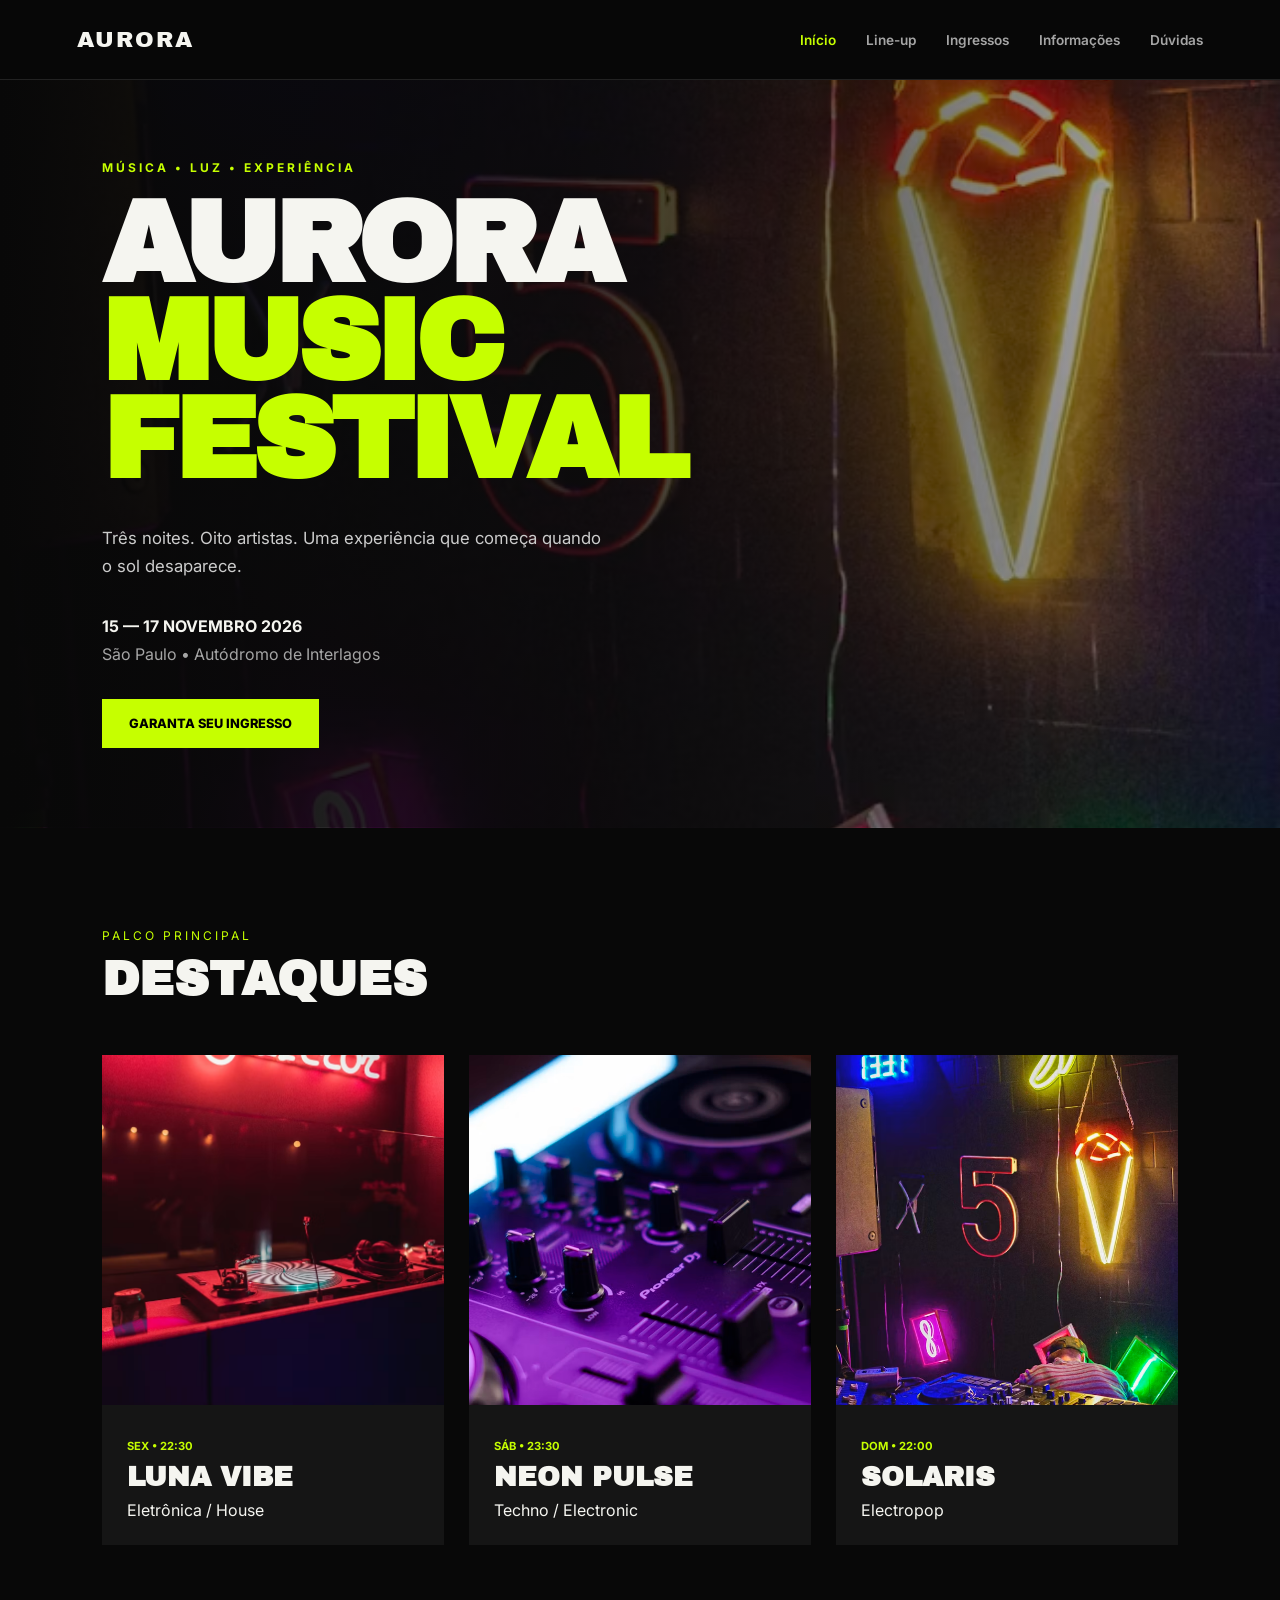
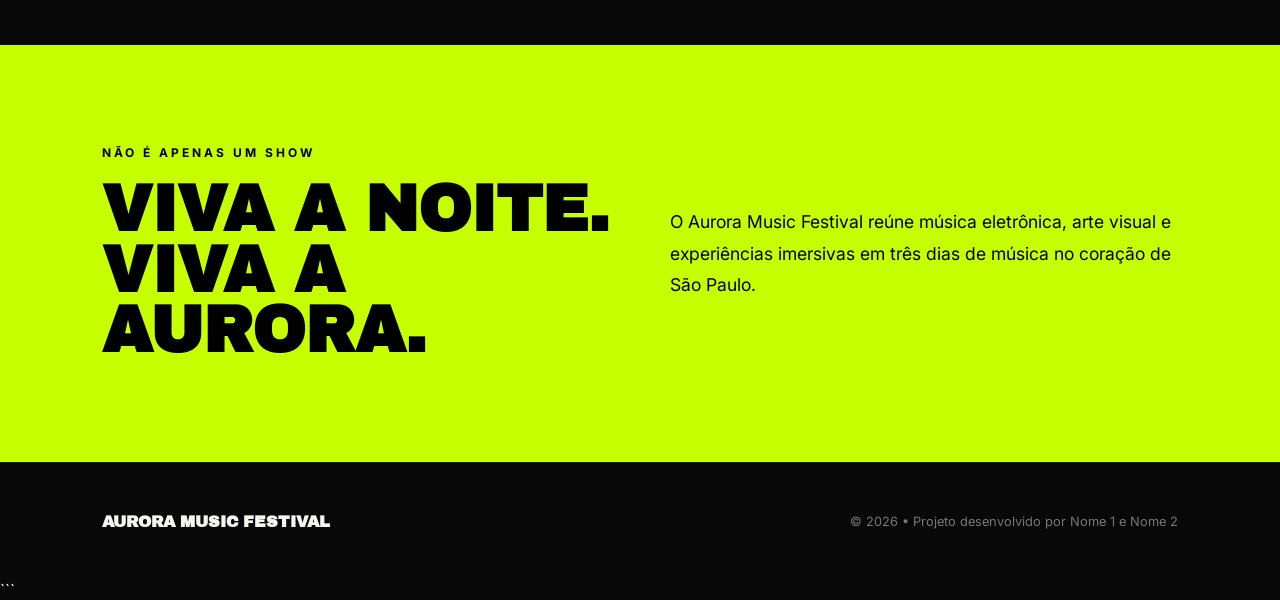
<file: index.html>
<!DOCTYPE html>
<html lang="pt-BR">
<head>
    <meta charset="UTF-8">
    <meta name="viewport" content="width=device-width, initial-scale=1.0">
    <title>Aurora Music Festival</title>

    <link rel="preconnect" href="https://fonts.googleapis.com">
    <link rel="preconnect" href="https://fonts.gstatic.com" crossorigin>
    <link href="https://fonts.googleapis.com/css2?family=Archivo+Black&family=Inter:wght@400;500;600;700&display=swap" rel="stylesheet">

    <link rel="stylesheet" href="style.css">
</head>

<body>

<header>
    <div class="logo">AURORA</div>

    <nav>
        <a href="index.html" class="ativo">Início</a>
        <a href="lineup.html">Line-up</a>
        <a href="ingressos.html">Ingressos</a>
        <a href="informacoes.html">Informações</a>
        <a href="faq.html">Dúvidas</a>
    </nav>
</header>

<main>

    <section class="hero">
        <div class="hero-text">
            <p class="mini-titulo">MÚSICA • LUZ • EXPERIÊNCIA</p>

            <h1>AURORA<br><span>MUSIC FESTIVAL</span></h1>

            <p class="descricao">
                Três noites. Oito artistas. Uma experiência que começa
                quando o sol desaparece.
            </p>

            <div class="data-local">
                <strong>15 — 17 NOVEMBRO 2026</strong>
                <span>São Paulo • Autódromo de Interlagos</span>
            </div>

            <a href="ingressos.html" class="botao">GARANTA SEU INGRESSO</a>
        </div>
    </section>

    <section class="destaques">
        <div class="titulo-secao">
            <p>PALCO PRINCIPAL</p>
            <h2>DESTAQUES</h2>
        </div>

        <div class="artistas-destaque">

            <article>
                <img src="img/artista1.jpg" alt="Luna Vibe">
                <div>
                    <span>SEX • 22:30</span>
                    <h3>LUNA VIBE</h3>
                    <p>Eletrônica / House</p>
                </div>
            </article>

            <article>
                <img src="img/artista2.jpg" alt="Neon Pulse">
                <div>
                    <span>SÁB • 23:30</span>
                    <h3>NEON PULSE</h3>
                    <p>Techno / Electronic</p>
                </div>
            </article>

            <article>
                <img src="img/artista3.jpg" alt="Solaris">
                <div>
                    <span>DOM • 22:00</span>
                    <h3>SOLARIS</h3>
                    <p>Electropop</p>
                </div>
            </article>

        </div>
    </section>

    <section class="manifesto">
        <div>
            <p class="mini-titulo">NÃO É APENAS UM SHOW</p>
            <h2>VIVA A NOITE.<br>VIVA A AURORA.</h2>
        </div>

        <p>
            O Aurora Music Festival reúne música eletrônica,
            arte visual e experiências imersivas em três dias
            de música no coração de São Paulo.
        </p>
    </section>

</main>

<footer>
    <strong>AURORA MUSIC FESTIVAL</strong>
    <p>© 2026 • Projeto desenvolvido por Nome 1 e Nome 2</p>
</footer>

</body>
</html>
```
</file>
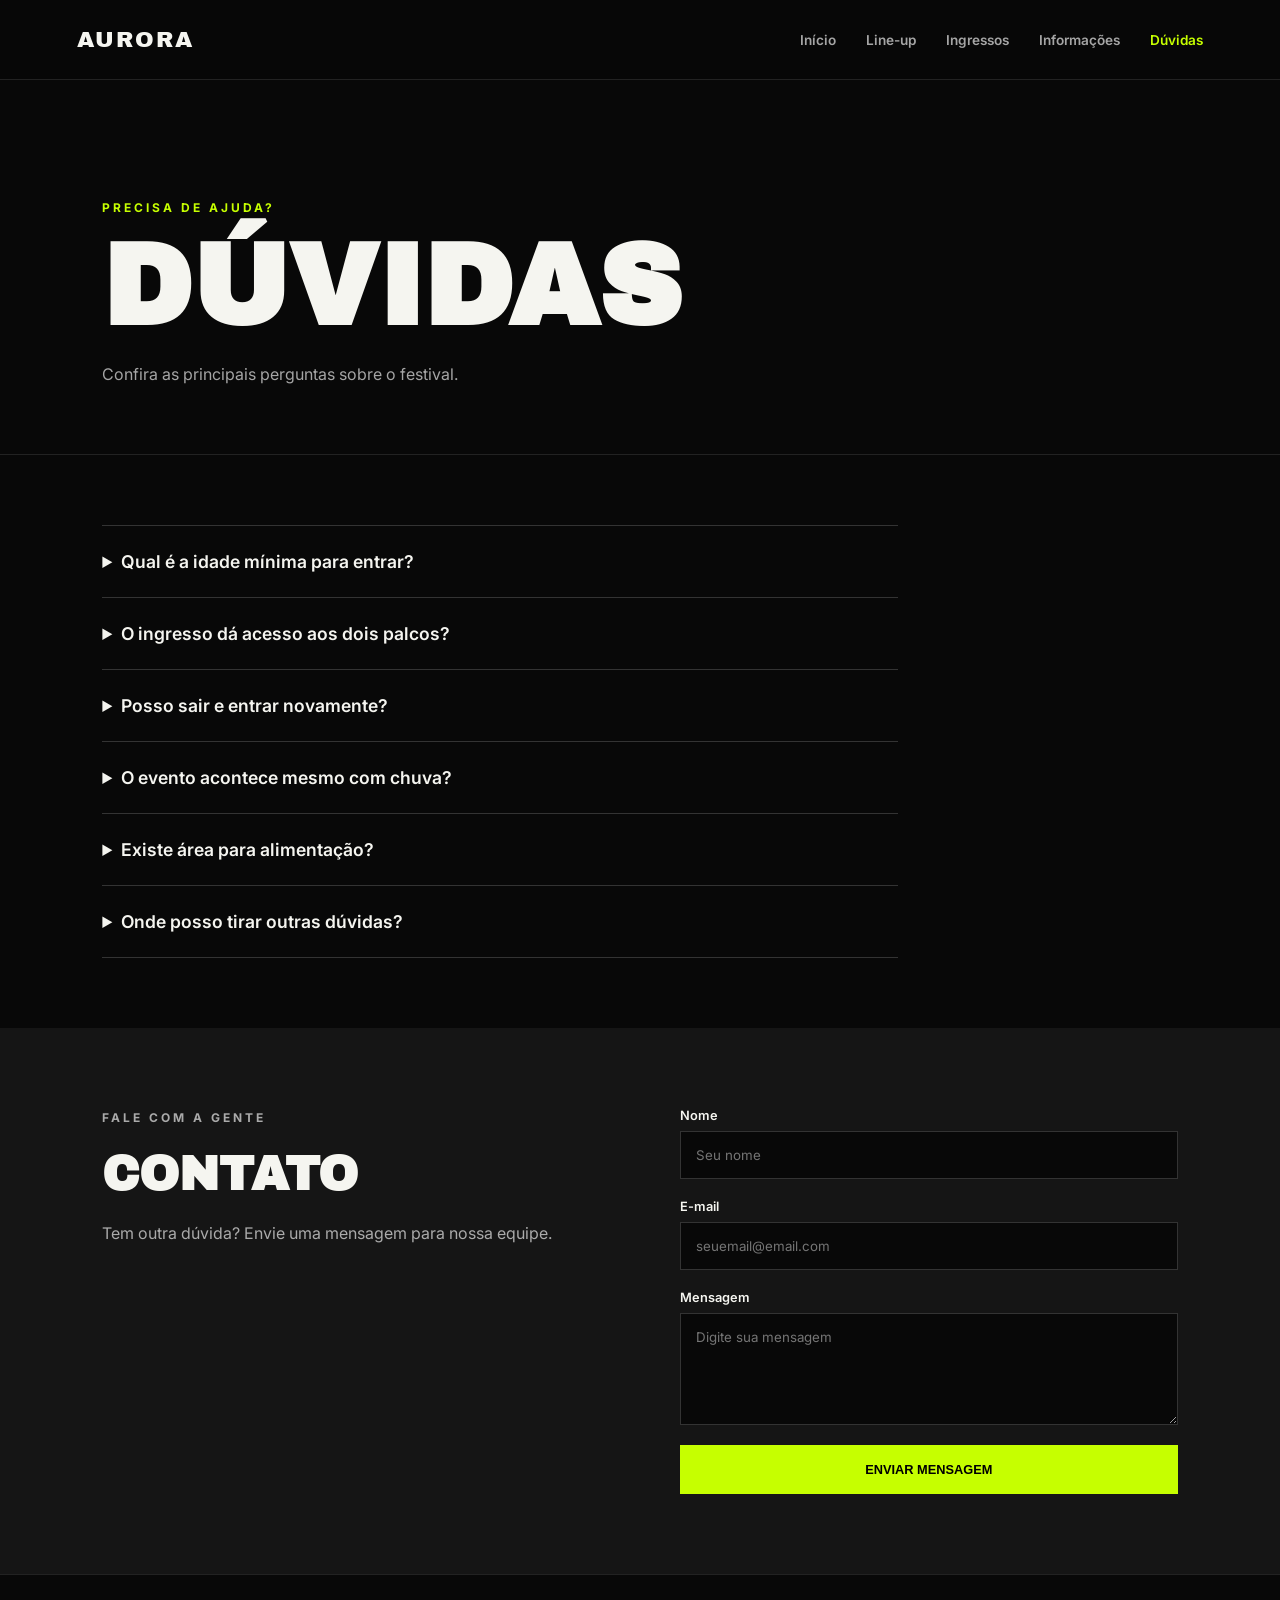
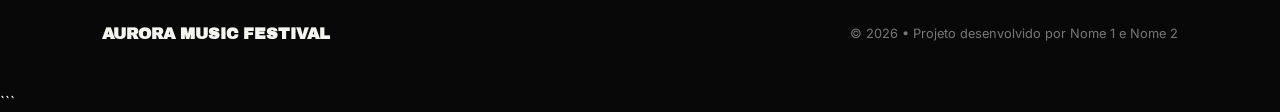
<file: faq.html>
<!DOCTYPE html>
<html lang="pt-BR">
<head>
    <meta charset="UTF-8">
    <meta name="viewport" content="width=device-width, initial-scale=1.0">

    <title>Dúvidas | Aurora</title>

    <link rel="preconnect" href="https://fonts.googleapis.com">
    <link rel="preconnect" href="https://fonts.gstatic.com" crossorigin>
    <link href="https://fonts.googleapis.com/css2?family=Archivo+Black&family=Inter:wght@400;500;600;700&display=swap" rel="stylesheet">

    <link rel="stylesheet" href="style.css">
</head>

<body>

<header>
    <div class="logo">AURORA</div>

    <nav>
        <a href="index.html">Início</a>
        <a href="lineup.html">Line-up</a>
        <a href="ingressos.html">Ingressos</a>
        <a href="informacoes.html">Informações</a>
        <a href="faq.html" class="ativo">Dúvidas</a>
    </nav>
</header>

<main>

<section class="pagina-topo">
    <p class="mini-titulo">PRECISA DE AJUDA?</p>
    <h1>DÚVIDAS</h1>
    <p>Confira as principais perguntas sobre o festival.</p>
</section>

<section class="faq">

    <details>
        <summary>Qual é a idade mínima para entrar?</summary>
        <p>O festival é destinado a maiores de 16 anos. Menores devem seguir as regras de autorização do evento.</p>
    </details>

    <details>
        <summary>O ingresso dá acesso aos dois palcos?</summary>
        <p>Sim. Todos os ingressos permitem acesso às áreas comuns e aos dois palcos do festival.</p>
    </details>

    <details>
        <summary>Posso sair e entrar novamente?</summary>
        <p>Sim, desde que você siga as regras de reentrada indicadas pela organização.</p>
    </details>

    <details>
        <summary>O evento acontece mesmo com chuva?</summary>
        <p>Sim. O festival está preparado para condições climáticas comuns. Alterações excepcionais serão comunicadas pela organização.</p>
    </details>

    <details>
        <summary>Existe área para alimentação?</summary>
        <p>Sim. O festival terá uma área dedicada a alimentação e bebidas.</p>
    </details>

    <details>
        <summary>Onde posso tirar outras dúvidas?</summary>
        <p>Você pode utilizar o formulário abaixo para enviar uma mensagem para a equipe do festival.</p>
    </details>

</section>

<section class="contato">

    <div>
        <p class="mini-titulo">FALE COM A GENTE</p>
        <h2>CONTATO</h2>
        <p>
            Tem outra dúvida? Envie uma mensagem para nossa equipe.
        </p>
    </div>

    <form>

        <label for="nome">Nome</label>
        <input type="text" id="nome" placeholder="Seu nome">

        <label for="email">E-mail</label>
        <input type="email" id="email" placeholder="seuemail@email.com">

        <label for="mensagem">Mensagem</label>
        <textarea id="mensagem" rows="5" placeholder="Digite sua mensagem"></textarea>

        <button type="submit" class="botao">ENVIAR MENSAGEM</button>

    </form>

</section>

</main>

<footer>
    <strong>AURORA MUSIC FESTIVAL</strong>
    <p>© 2026 • Projeto desenvolvido por Nome 1 e Nome 2</p>
</footer>

</body>
</html>
```
</file>
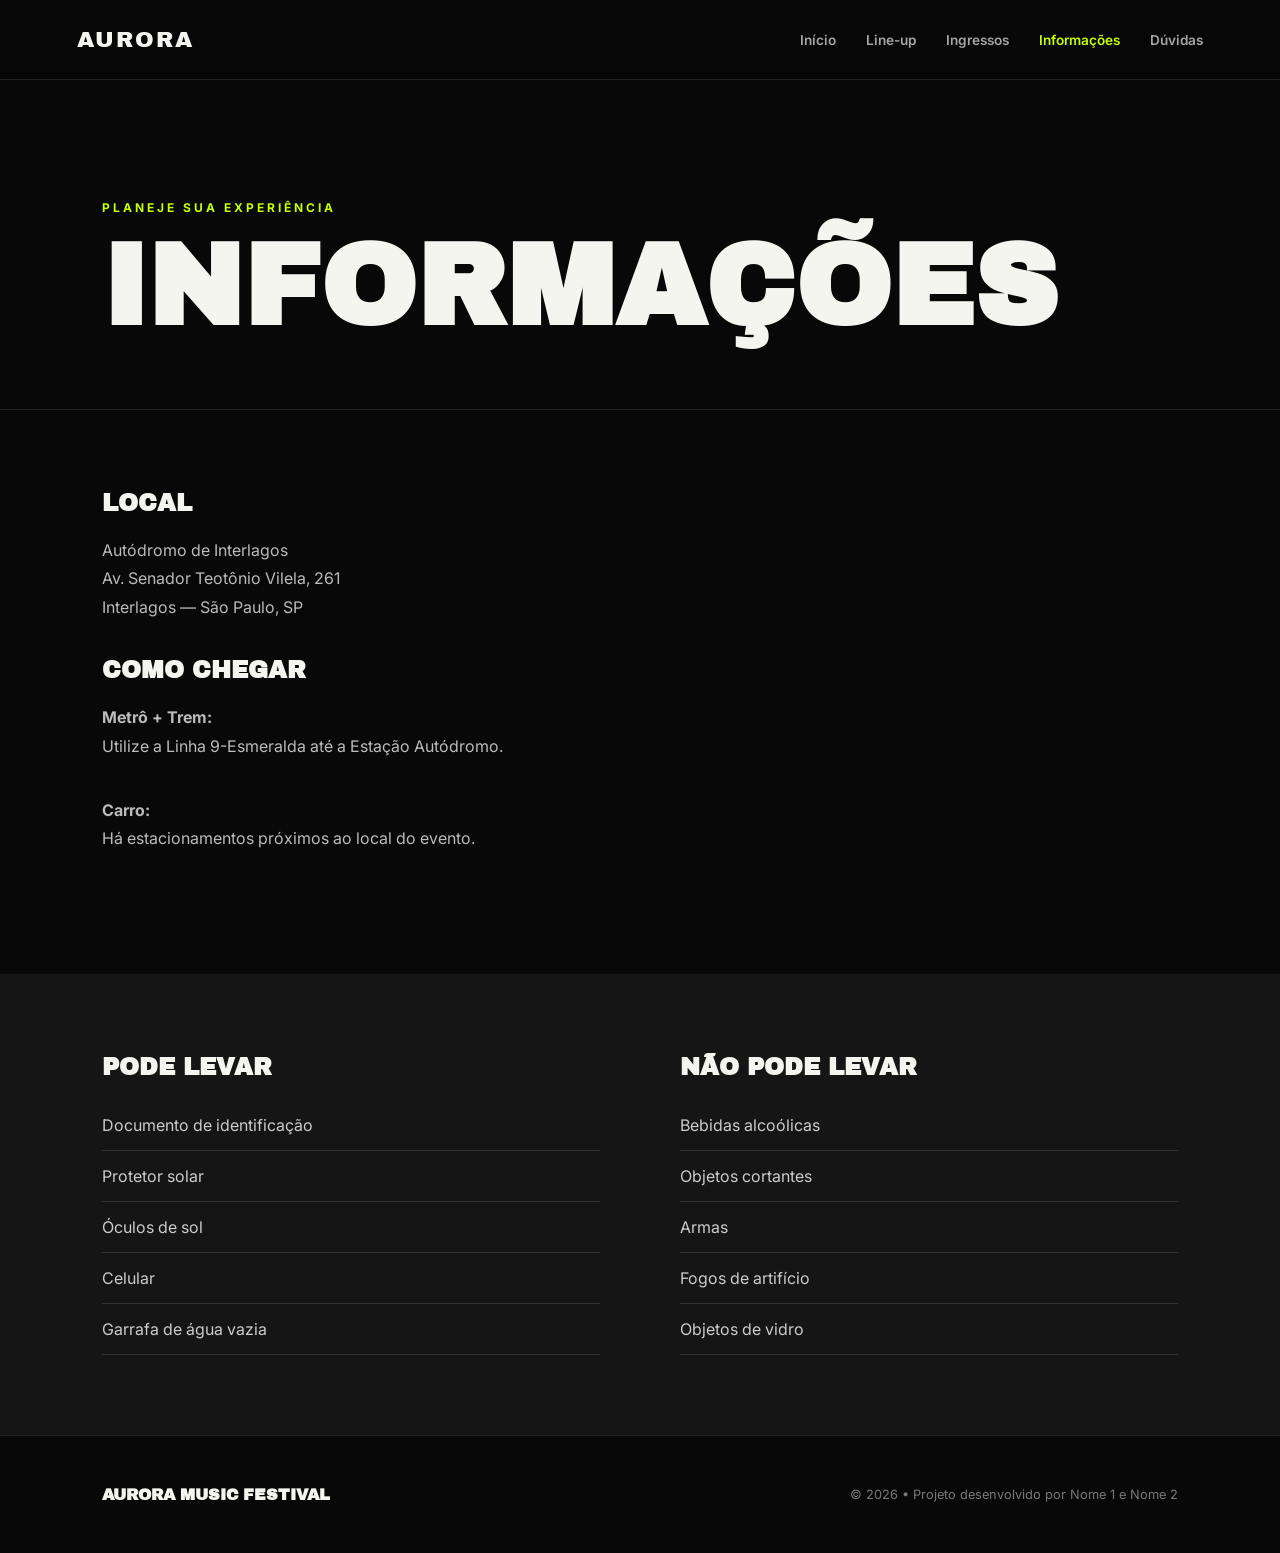
<file: informacoes.html>
<!DOCTYPE html>
<html lang="pt-BR">
<head>
    <meta charset="UTF-8">
    <meta name="viewport" content="width=device-width, initial-scale=1.0">

    <title>Informações | Aurora</title>

    <link rel="preconnect" href="https://fonts.googleapis.com">
    <link rel="preconnect" href="https://fonts.gstatic.com" crossorigin>
    <link href="https://fonts.googleapis.com/css2?family=Archivo+Black&family=Inter:wght@400;500;600;700&display=swap" rel="stylesheet">

    <link rel="stylesheet" href="style.css">
</head>

<body>

<header>
    <div class="logo">AURORA</div>

    <nav>
        <a href="index.html">Início</a>
        <a href="lineup.html">Line-up</a>
        <a href="ingressos.html">Ingressos</a>
        <a href="informacoes.html" class="ativo">Informações</a>
        <a href="faq.html">Dúvidas</a>
    </nav>
</header>

<main>

<section class="pagina-topo">
    <p class="mini-titulo">PLANEJE SUA EXPERIÊNCIA</p>
    <h1>INFORMAÇÕES</h1>
</section>

<section class="informacoes-grid">

    <div>
        <h2>LOCAL</h2>
        <p>
            Autódromo de Interlagos<br>
            Av. Senador Teotônio Vilela, 261<br>
            Interlagos — São Paulo, SP
        </p>

        <h2>COMO CHEGAR</h2>

        <p>
            <strong>Metrô + Trem:</strong><br>
            Utilize a Linha 9-Esmeralda até a Estação Autódromo.
        </p>

        <p>
            <strong>Carro:</strong><br>
            Há estacionamentos próximos ao local do evento.
        </p>
    </div>

    <div class="mapa">
        <iframe
            src="https://www.google.com/maps?q=Autódromo+de+Interlagos,+São+Paulo&output=embed"
            loading="lazy">
        </iframe>
    </div>

</section>

<section class="regras">

    <div>
        <h2>PODE LEVAR</h2>

        <ul>
            <li>Documento de identificação</li>
            <li>Protetor solar</li>
            <li>Óculos de sol</li>
            <li>Celular</li>
            <li>Garrafa de água vazia</li>
        </ul>
    </div>

    <div>
        <h2>NÃO PODE LEVAR</h2>

        <ul>
            <li>Bebidas alcoólicas</li>
            <li>Objetos cortantes</li>
            <li>Armas</li>
            <li>Fogos de artifício</li>
            <li>Objetos de vidro</li>
        </ul>
    </div>

</section>

</main>

<footer>
    <strong>AURORA MUSIC FESTIVAL</strong>
    <p>© 2026 • Projeto desenvolvido por Nome 1 e Nome 2</p>
</footer>

</body>
</html>
</file>
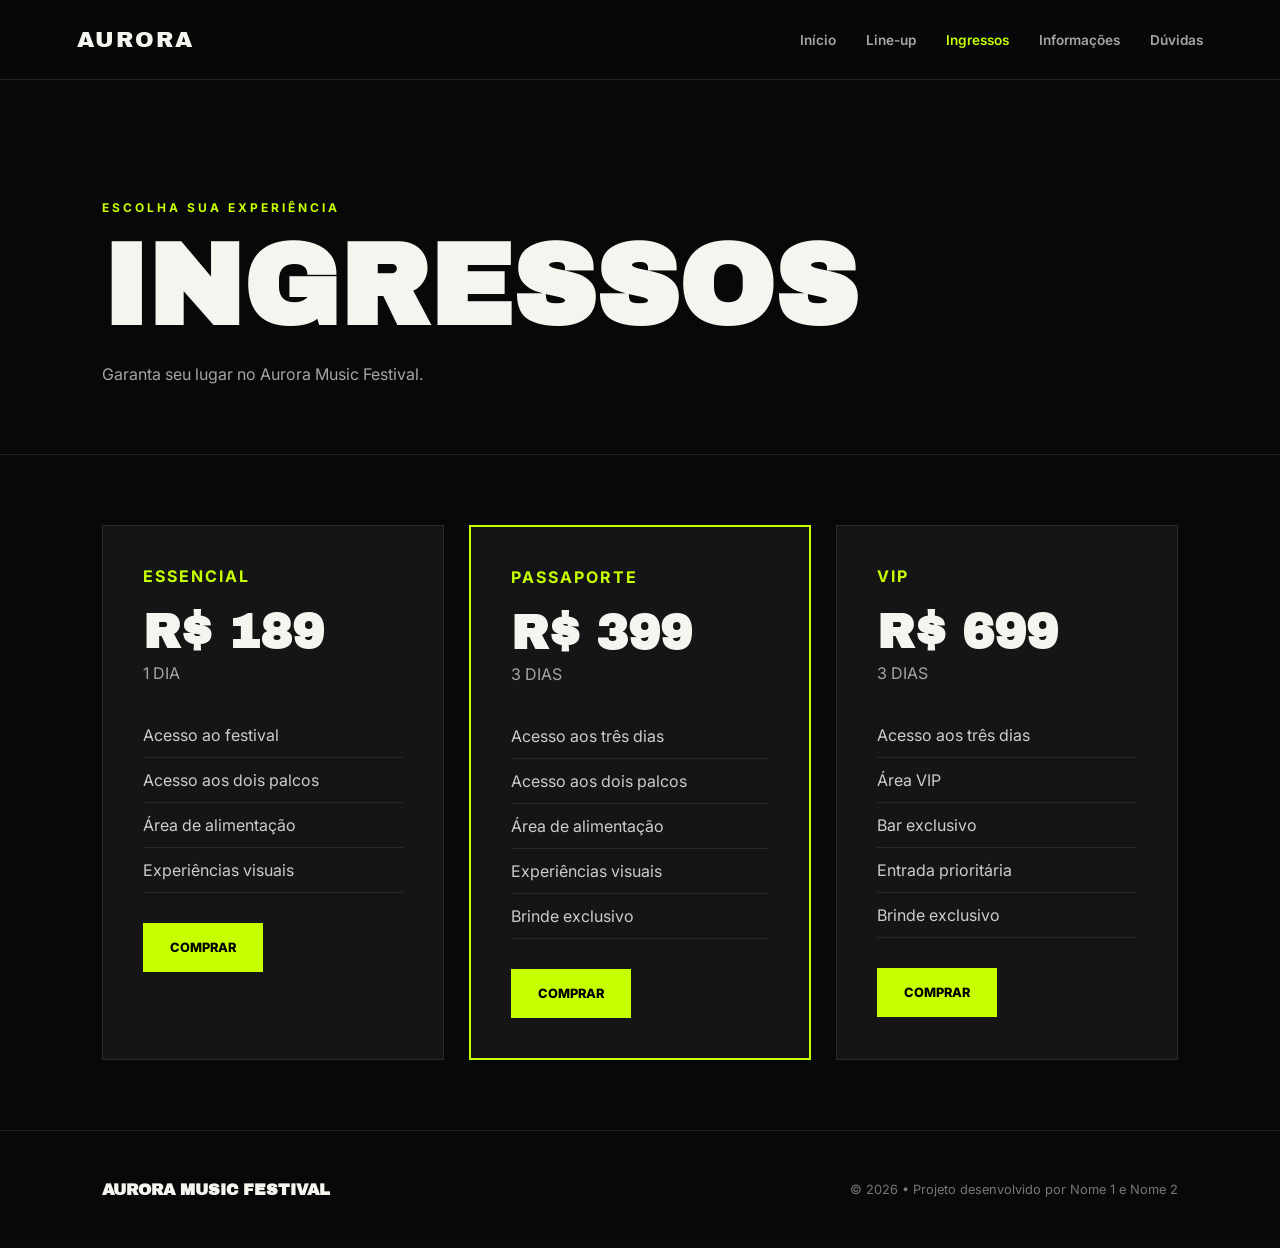
<file: ingressos.html>
<!DOCTYPE html>
<html lang="pt-BR">
<head>
    <meta charset="UTF-8">
    <meta name="viewport" content="width=device-width, initial-scale=1.0">

    <title>Ingressos | Aurora</title>

    <link rel="preconnect" href="https://fonts.googleapis.com">
    <link rel="preconnect" href="https://fonts.gstatic.com" crossorigin>
    <link href="https://fonts.googleapis.com/css2?family=Archivo+Black&family=Inter:wght@400;500;600;700&display=swap" rel="stylesheet">

    <link rel="stylesheet" href="style.css">
</head>

<body>

<header>
    <div class="logo">AURORA</div>

    <nav>
        <a href="index.html">Início</a>
        <a href="lineup.html">Line-up</a>
        <a href="ingressos.html" class="ativo">Ingressos</a>
        <a href="informacoes.html">Informações</a>
        <a href="faq.html">Dúvidas</a>
    </nav>
</header>

<main>

<section class="pagina-topo">
    <p class="mini-titulo">ESCOLHA SUA EXPERIÊNCIA</p>
    <h1>INGRESSOS</h1>
    <p>Garanta seu lugar no Aurora Music Festival.</p>
</section>

<section class="ingressos">

    <article class="ingresso">
        <p class="tipo">ESSENCIAL</p>
        <h2>R$ 189</h2>
        <span>1 DIA</span>

        <ul>
            <li>Acesso ao festival</li>
            <li>Acesso aos dois palcos</li>
            <li>Área de alimentação</li>
            <li>Experiências visuais</li>
        </ul>

        <a href="#" class="botao">COMPRAR</a>
    </article>

    <article class="ingresso destaque-ingresso">
        <p class="tipo">PASSAPORTE</p>
        <h2>R$ 399</h2>
        <span>3 DIAS</span>

        <ul>
            <li>Acesso aos três dias</li>
            <li>Acesso aos dois palcos</li>
            <li>Área de alimentação</li>
            <li>Experiências visuais</li>
            <li>Brinde exclusivo</li>
        </ul>

        <a href="#" class="botao">COMPRAR</a>
    </article>

    <article class="ingresso">
        <p class="tipo">VIP</p>
        <h2>R$ 699</h2>
        <span>3 DIAS</span>

        <ul>
            <li>Acesso aos três dias</li>
            <li>Área VIP</li>
            <li>Bar exclusivo</li>
            <li>Entrada prioritária</li>
            <li>Brinde exclusivo</li>
        </ul>

        <a href="#" class="botao">COMPRAR</a>
    </article>

</section>

</main>

<footer>
    <strong>AURORA MUSIC FESTIVAL</strong>
    <p>© 2026 • Projeto desenvolvido por Nome 1 e Nome 2</p>
</footer>

</body>
</html>
</file>
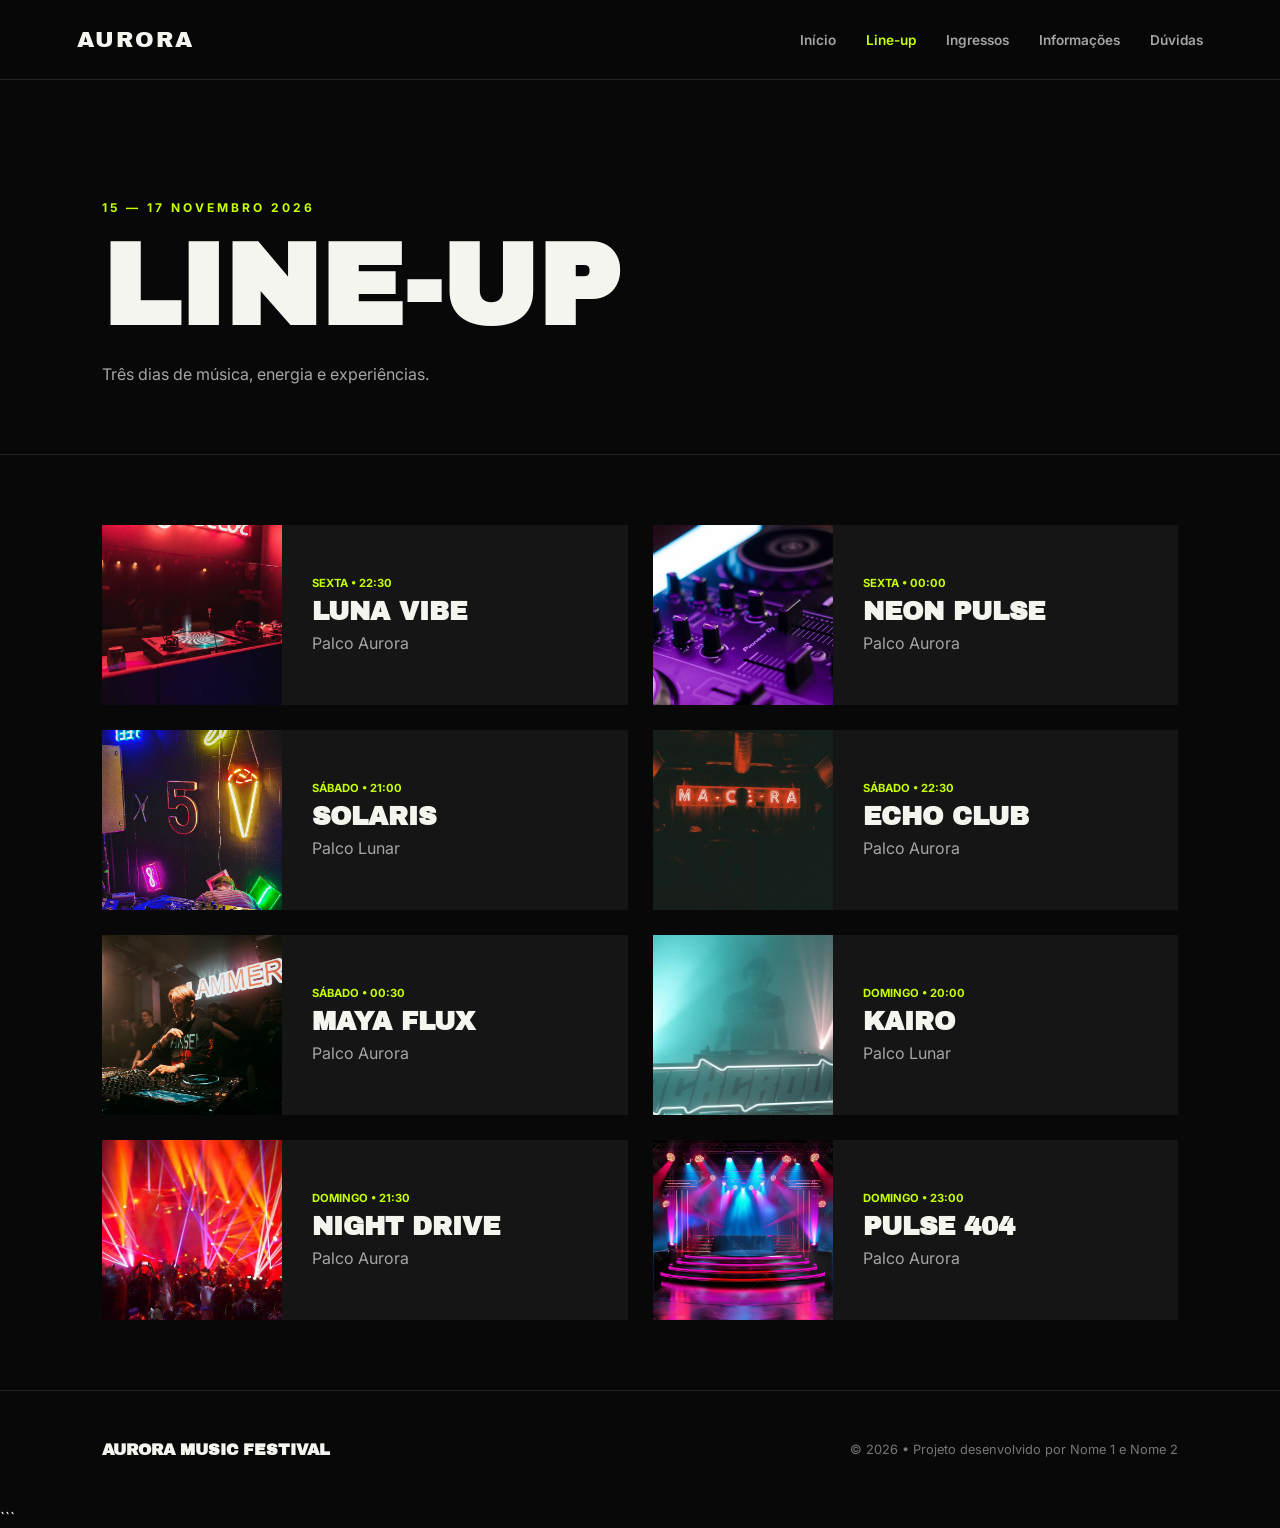
<file: lineup.html>
<!DOCTYPE html>
<html lang="pt-BR">
<head>
    <meta charset="UTF-8">
    <meta name="viewport" content="width=device-width, initial-scale=1.0">

    <title>Line-up | Aurora</title>

    <link rel="preconnect" href="https://fonts.googleapis.com">
    <link rel="preconnect" href="https://fonts.gstatic.com" crossorigin>
    <link href="https://fonts.googleapis.com/css2?family=Archivo+Black&family=Inter:wght@400;500;600;700&display=swap" rel="stylesheet">

    <link rel="stylesheet" href="style.css">
</head>

<body>

<header>
    <div class="logo">AURORA</div>

    <nav>
        <a href="index.html">Início</a>
        <a href="lineup.html" class="ativo">Line-up</a>
        <a href="ingressos.html">Ingressos</a>
        <a href="informacoes.html">Informações</a>
        <a href="faq.html">Dúvidas</a>
    </nav>
</header>

<main>

<section class="pagina-topo">
    <p class="mini-titulo">15 — 17 NOVEMBRO 2026</p>
    <h1>LINE-UP</h1>
    <p>Três dias de música, energia e experiências.</p>
</section>

<section class="lineup">

    <article class="artista">
        <img src="img/artista1.jpg" alt="Luna Vibe">
        <div class="artista-info">
            <span>SEXTA • 22:30</span>
            <h2>LUNA VIBE</h2>
            <p>Palco Aurora</p>
        </div>
    </article>

    <article class="artista">
        <img src="img/artista2.jpg" alt="Neon Pulse">
        <div class="artista-info">
            <span>SEXTA • 00:00</span>
            <h2>NEON PULSE</h2>
            <p>Palco Aurora</p>
        </div>
    </article>

    <article class="artista">
        <img src="img/artista3.jpg" alt="Solaris">
        <div class="artista-info">
            <span>SÁBADO • 21:00</span>
            <h2>SOLARIS</h2>
            <p>Palco Lunar</p>
        </div>
    </article>

    <article class="artista">
        <img src="img/artista4.jpg" alt="Echo Club">
        <div class="artista-info">
            <span>SÁBADO • 22:30</span>
            <h2>ECHO CLUB</h2>
            <p>Palco Aurora</p>
        </div>
    </article>

    <article class="artista">
        <img src="img/artista5.jpg" alt="Maya Flux">
        <div class="artista-info">
            <span>SÁBADO • 00:30</span>
            <h2>MAYA FLUX</h2>
            <p>Palco Aurora</p>
        </div>
    </article>

    <article class="artista">
        <img src="img/artista6.jpg" alt="Kairo">
        <div class="artista-info">
            <span>DOMINGO • 20:00</span>
            <h2>KAIRO</h2>
            <p>Palco Lunar</p>
        </div>
    </article>

    <article class="artista">
        <img src="img/artista7.jpg" alt="Night Drive">
        <div class="artista-info">
            <span>DOMINGO • 21:30</span>
            <h2>NIGHT DRIVE</h2>
            <p>Palco Aurora</p>
        </div>
    </article>

    <article class="artista">
        <img src="img/artista8.jpg" alt="Pulse 404">
        <div class="artista-info">
            <span>DOMINGO • 23:00</span>
            <h2>PULSE 404</h2>
            <p>Palco Aurora</p>
        </div>
    </article>

</section>

</main>

<footer>
    <strong>AURORA MUSIC FESTIVAL</strong>
    <p>© 2026 • Projeto desenvolvido por Nome 1 e Nome 2</p>
</footer>

</body>
</html>
```
</file>
<file: style.css>
/* =========================
   CONFIGURAÇÕES GERAIS
========================= */

:root {
    --preto: #080808;
    --cinza: #151515;
    --cinza-claro: #a5a5a5;
    --branco: #f5f5f0;
    --verde: #c6ff00;
    --roxo: #6d3cff;
}

* {
    margin: 0;
    padding: 0;
    box-sizing: border-box;
}

html {
    scroll-behavior: smooth;
}

body {
    background: var(--preto);
    color: var(--branco);
    font-family: "Inter", sans-serif;
}

a {
    text-decoration: none;
    color: inherit;
}

/* =========================
   HEADER
========================= */

header {
    height: 80px;
    padding: 0 6%;
    display: flex;
    align-items: center;
    justify-content: space-between;
    border-bottom: 1px solid #222;
    position: sticky;
    top: 0;
    z-index: 10;
    background: rgba(8, 8, 8, 0.95);
}

.logo {
    font-family: "Archivo Black", sans-serif;
    font-size: 1.4rem;
    letter-spacing: 2px;
}

nav {
    display: flex;
    gap: 30px;
}

nav a {
    color: var(--cinza-claro);
    font-size: 0.85rem;
    font-weight: 600;
    transition: 0.3s;
}

nav a:hover,
nav a.ativo {
    color: var(--verde);
}

/* =========================
   HERO
========================= */

.hero {
    min-height: 720px;
    display: flex;
    align-items: center;
    padding: 80px 8%;
    background:
        linear-gradient(
            90deg,
            rgba(8, 8, 8, 1) 0%,
            rgba(8, 8, 8, 0.82) 45%,
            rgba(8, 8, 8, 0.25) 100%
        ),
        url("img/artista3.jpg");

    background-size: cover;
    background-position: center;
}

.hero-text {
    max-width: 700px;
}

.mini-titulo {
    color: var(--verde);
    font-size: 0.75rem;
    font-weight: 700;
    letter-spacing: 3px;
    margin-bottom: 20px;
}

.hero h1 {
    font-family: "Archivo Black", sans-serif;
    font-size: clamp(4rem, 9vw, 9rem);
    line-height: 0.85;
    letter-spacing: -5px;
}

.hero h1 span {
    color: var(--verde);
}

.descricao {
    max-width: 500px;
    margin: 35px 0;
    color: #ccc;
    line-height: 1.7;
    font-size: 1.05rem;
}

.data-local {
    display: flex;
    flex-direction: column;
    gap: 8px;
    margin-bottom: 35px;
}

.data-local span {
    color: var(--cinza-claro);
}

/* =========================
   BOTÕES
========================= */

.botao {
    display: inline-block;
    background: var(--verde);
    color: #000;
    padding: 15px 25px;
    font-size: 0.8rem;
    font-weight: 800;
    border: 2px solid var(--verde);
    transition: 0.3s;
}

.botao:hover {
    background: transparent;
    color: var(--verde);
}

/* =========================
   DESTAQUES
========================= */

.destaques {
    padding: 100px 8%;
}

.titulo-secao {
    margin-bottom: 50px;
}

.titulo-secao p {
    color: var(--verde);
    font-size: 0.75rem;
    letter-spacing: 3px;
}

.titulo-secao h2 {
    font-family: "Archivo Black", sans-serif;
    font-size: 3rem;
    margin-top: 10px;
}

.artistas-destaque {
    display: grid;
    grid-template-columns: repeat(3, 1fr);
    gap: 25px;
}

.artistas-destaque article {
    background: var(--cinza);
}

.artistas-destaque img {
    width: 100%;
    height: 350px;
    object-fit: cover;
}

.artistas-destaque article div {
    padding: 25px;
}

.artistas-destaque span,
.artista-info span {
    color: var(--verde);
    font-size: 0.7rem;
    font-weight: 700;
}

.artistas-destaque h3 {
    font-family: "Archivo Black", sans-serif;
    font-size: 1.7rem;
    margin: 8px 0;
}

/* =========================
   MANIFESTO
========================= */

.manifesto {
    padding: 100px 8%;
    background: var(--verde);
    color: #000;
    display: grid;
    grid-template-columns: 1fr 1fr;
    gap: 60px;
    align-items: center;
}

.manifesto .mini-titulo {
    color: #000;
}

.manifesto h2 {
    font-family: "Archivo Black", sans-serif;
    font-size: clamp(2.5rem, 5vw, 5rem);
    line-height: 0.95;
}

.manifesto > p {
    font-size: 1.1rem;
    line-height: 1.8;
}

/* =========================
   TOPO DAS PÁGINAS
========================= */

.pagina-topo {
    padding: 120px 8% 70px;
    border-bottom: 1px solid #222;
}

.pagina-topo h1 {
    font-family: "Archivo Black", sans-serif;
    font-size: clamp(4rem, 9vw, 8rem);
    line-height: 0.9;
}

.pagina-topo > p:last-child {
    margin-top: 25px;
    color: var(--cinza-claro);
}

/* =========================
   LINEUP
========================= */

.lineup {
    padding: 70px 8%;
    display: grid;
    grid-template-columns: repeat(2, 1fr);
    gap: 25px;
}

.artista {
    display: grid;
    grid-template-columns: 180px 1fr;
    background: var(--cinza);
    min-height: 180px;
}

.artista img {
    width: 180px;
    height: 180px;
    object-fit: cover;
}

.artista-info {
    padding: 30px;
    display: flex;
    flex-direction: column;
    justify-content: center;
}

.artista-info h2 {
    font-family: "Archivo Black", sans-serif;
    font-size: 1.6rem;
    margin: 8px 0;
}

.artista-info p {
    color: var(--cinza-claro);
}

/* =========================
   INGRESSOS
========================= */

.ingressos {
    padding: 70px 8%;
    display: grid;
    grid-template-columns: repeat(3, 1fr);
    gap: 25px;
}

.ingresso {
    background: var(--cinza);
    padding: 40px;
    border: 1px solid #292929;
}

.destaque-ingresso {
    border: 2px solid var(--verde);
}

.tipo {
    color: var(--verde);
    font-weight: 700;
    letter-spacing: 2px;
}

.ingresso h2 {
    font-family: "Archivo Black", sans-serif;
    font-size: 3rem;
    margin: 20px 0 5px;
}

.ingresso > span {
    color: var(--cinza-claro);
}

.ingresso ul {
    list-style: none;
    margin: 30px 0;
}

.ingresso li {
    padding: 12px 0;
    border-bottom: 1px solid #292929;
    color: #ccc;
}

/* =========================
   INFORMAÇÕES
========================= */

.informacoes-grid {
    padding: 80px 8%;
    display: grid;
    grid-template-columns: 1fr 1fr;
    gap: 60px;
}

.informacoes-grid h2,
.regras h2 {
    font-family: "Archivo Black", sans-serif;
    margin-bottom: 20px;
}

.informacoes-grid p {
    color: #bbb;
    line-height: 1.8;
    margin-bottom: 35px;
}

.mapa iframe {
    width: 100%;
    height: 400px;
    border: 0;
}

.regras {
    padding: 80px 8%;
    display: grid;
    grid-template-columns: 1fr 1fr;
    gap: 80px;
    background: var(--cinza);
}

.regras ul {
    list-style: none;
}

.regras li {
    padding: 15px 0;
    border-bottom: 1px solid #333;
    color: #ccc;
}

/* =========================
   FAQ
========================= */

.faq {
    padding: 70px 8%;
    max-width: 1000px;
}

details {
    border-top: 1px solid #333;
    padding: 25px 0;
}

details:last-child {
    border-bottom: 1px solid #333;
}

summary {
    cursor: pointer;
    font-size: 1.1rem;
    font-weight: 600;
}

details p {
    color: #aaa;
    line-height: 1.7;
    margin-top: 20px;
    max-width: 800px;
}

.contato {
    padding: 80px 8%;
    background: var(--cinza);
    display: grid;
    grid-template-columns: 1fr 1fr;
    gap: 80px;
}

.contato h2 {
    font-family: "Archivo Black", sans-serif;
    font-size: 3rem;
    margin-bottom: 20px;
}

.contato p {
    color: #aaa;
    line-height: 1.7;
}

form {
    display: flex;
    flex-direction: column;
}

label {
    margin-bottom: 8px;
    font-size: 0.8rem;
    font-weight: 600;
}

input,
textarea {
    background: #080808;
    border: 1px solid #333;
    padding: 15px;
    color: white;
    font-family: "Inter", sans-serif;
    margin-bottom: 20px;
}

textarea {
    resize: vertical;
}

/* =========================
   FOOTER
========================= */

footer {
    padding: 50px 8%;
    border-top: 1px solid #222;
    display: flex;
    justify-content: space-between;
    align-items: center;
}

footer strong {
    font-family: "Archivo Black", sans-serif;
}

footer p {
    color: #777;
    font-size: 0.8rem;
}

/* =========================
   RESPONSIVIDADE
========================= */

@media (max-width: 900px) {

    header {
        height: auto;
        padding: 20px 5%;
        flex-direction: column;
        gap: 20px;
    }

    nav {
        gap: 15px;
        flex-wrap: wrap;
        justify-content: center;
    }

    .hero {
        min-height: 650px;
        padding: 70px 6%;
    }

    .artistas-destaque,
    .ingressos {
        grid-template-columns: 1fr;
    }

    .lineup {
        grid-template-columns: 1fr;
    }

    .informacoes-grid,
    .regras,
    .manifesto,
    .contato {
        grid-template-columns: 1fr;
    }

    footer {
        flex-direction: column;
        gap: 15px;
        text-align: center;
    }
}

@media (max-width: 600px) {

    .hero h1 {
        font-size: 4rem;
        letter-spacing: -3px;
    }

    .artista {
        grid-template-columns: 1fr;
    }

    .artista img {
        width: 100%;
        height: 250px;
    }

    .pagina-topo h1 {
        font-size: 4rem;
    }
}
```
</file>
